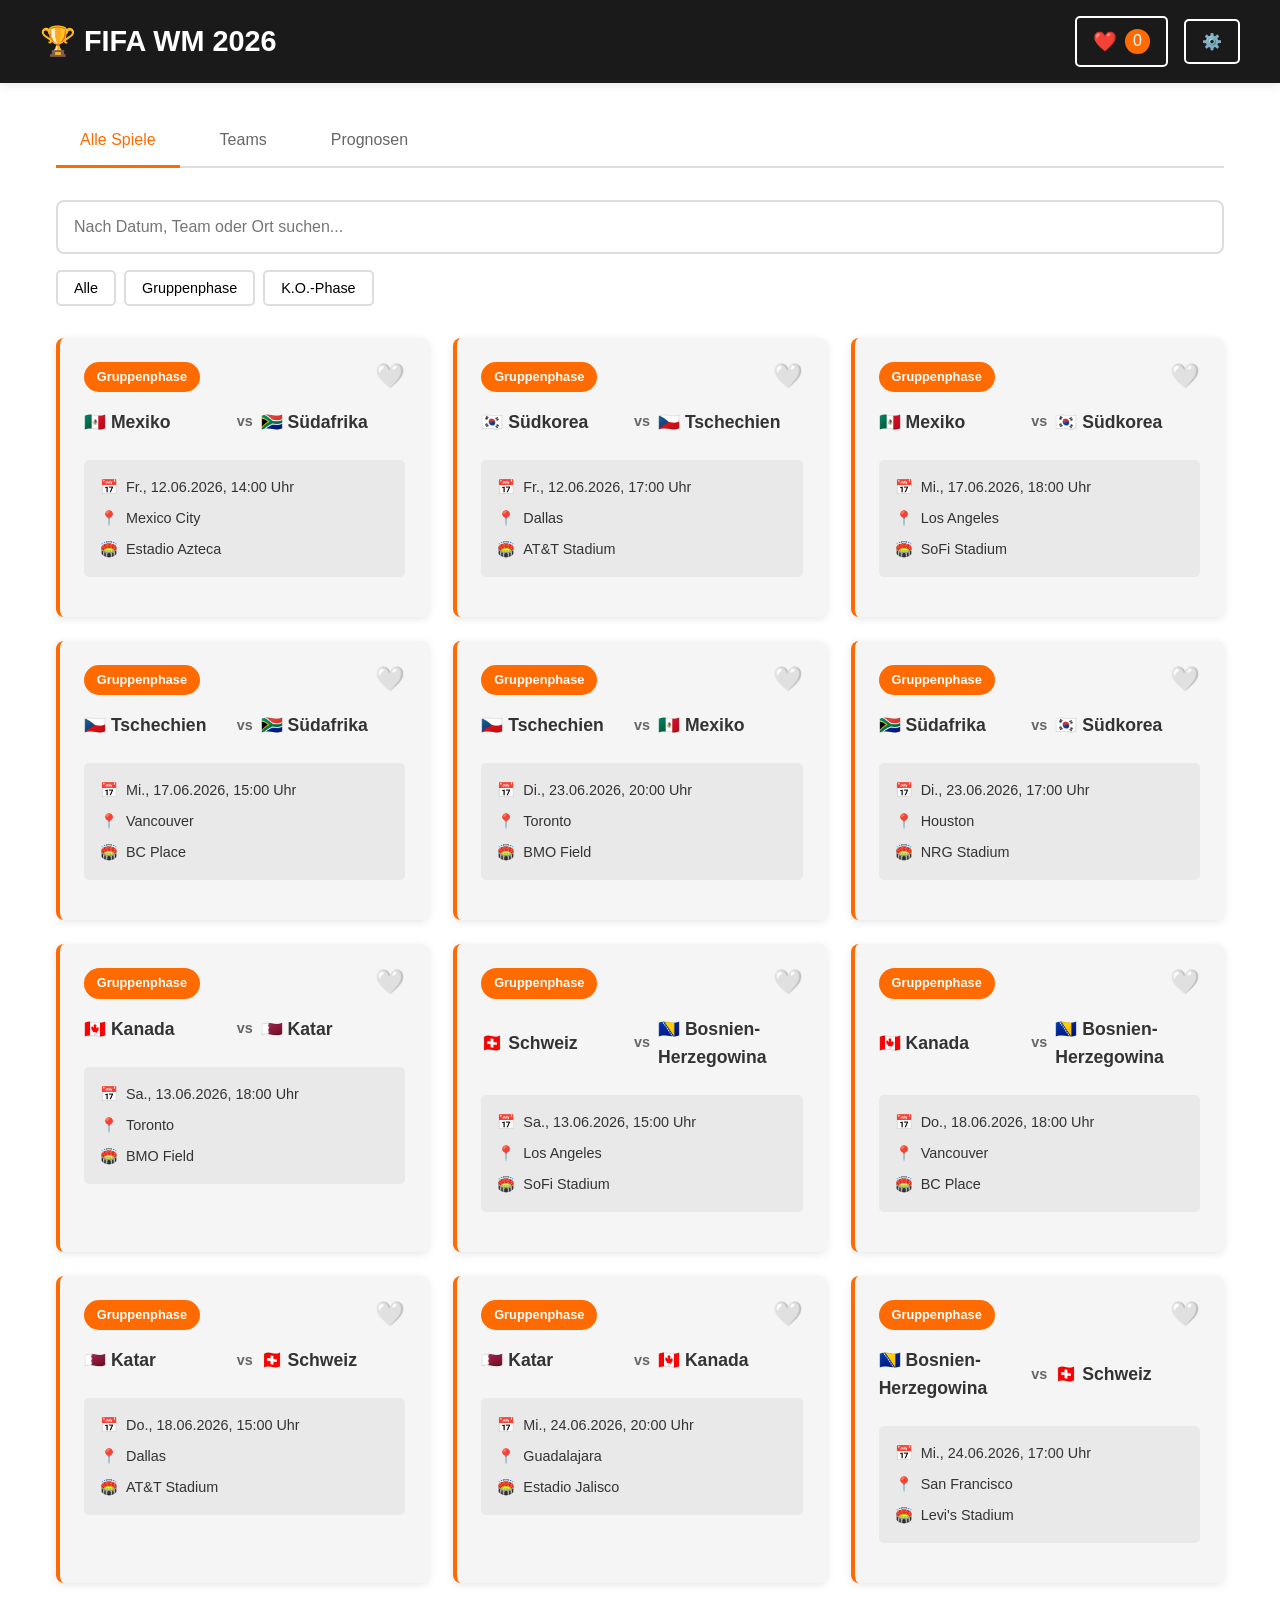
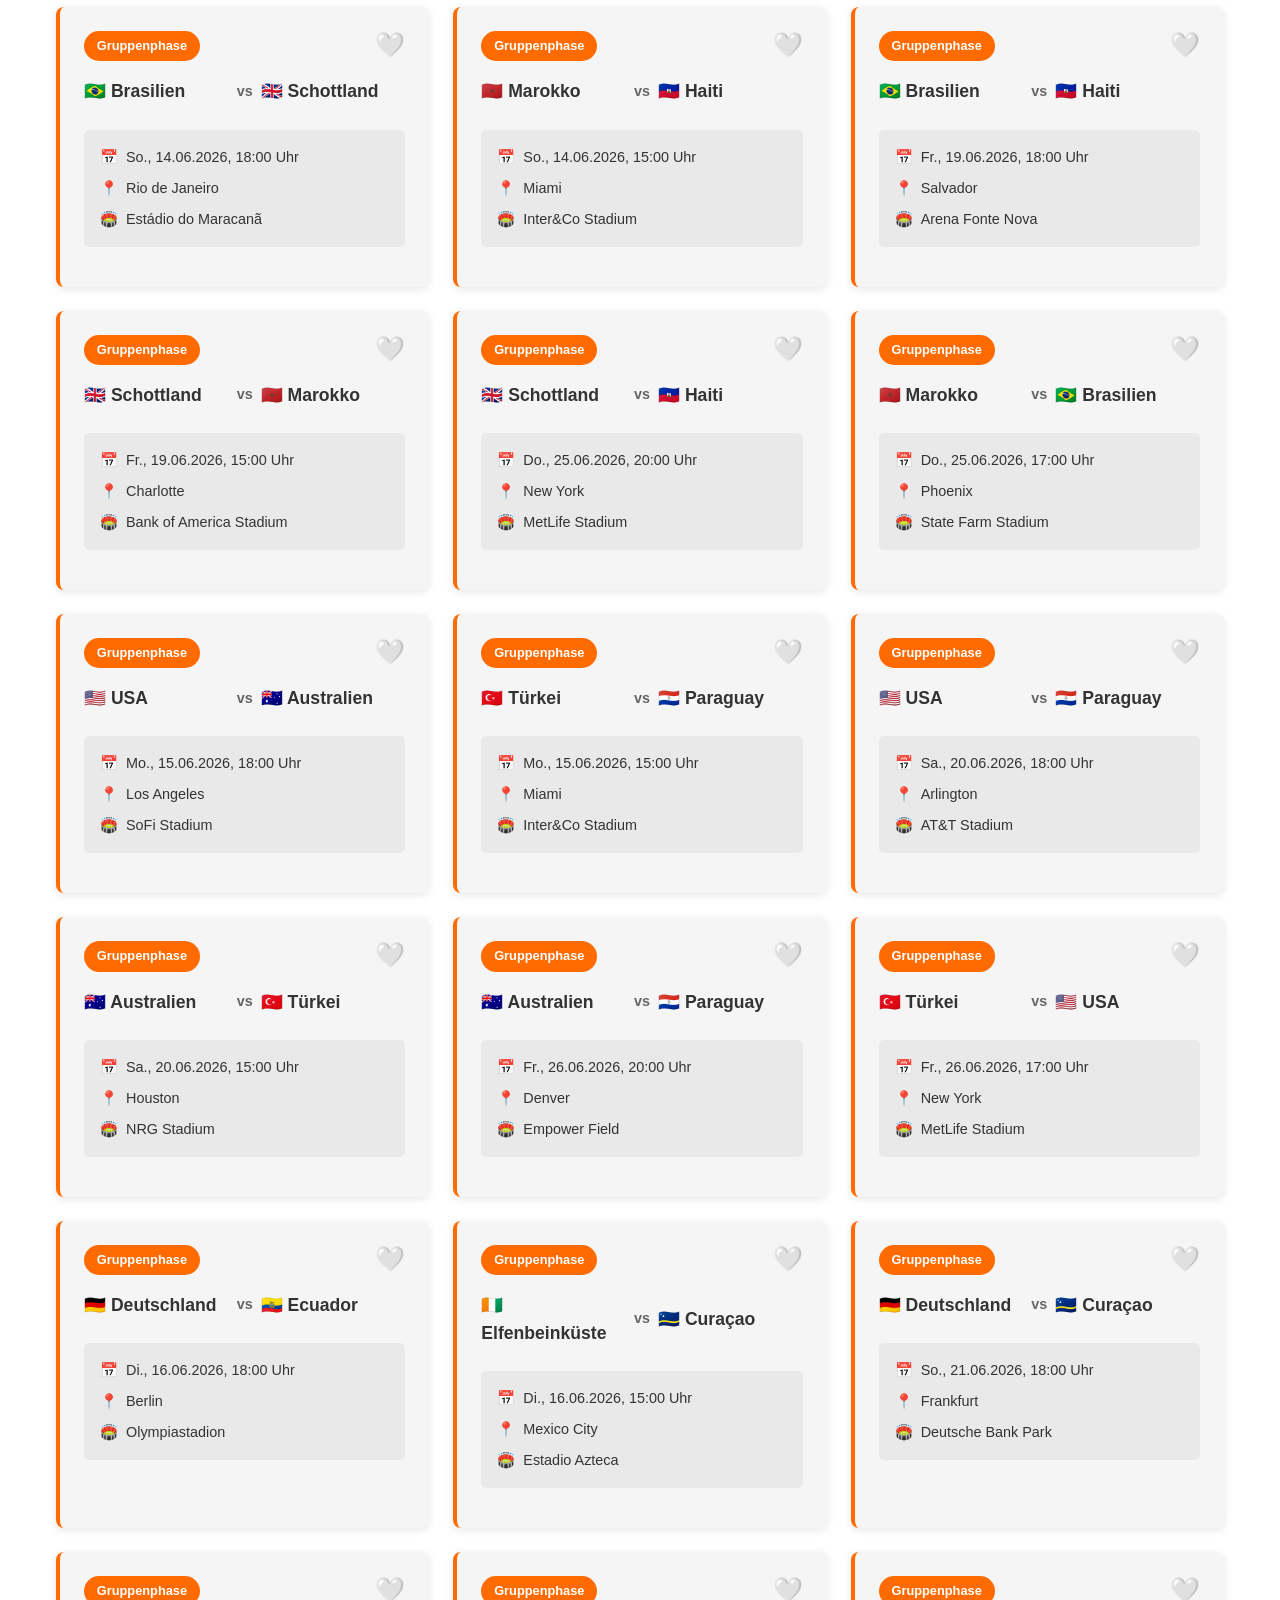
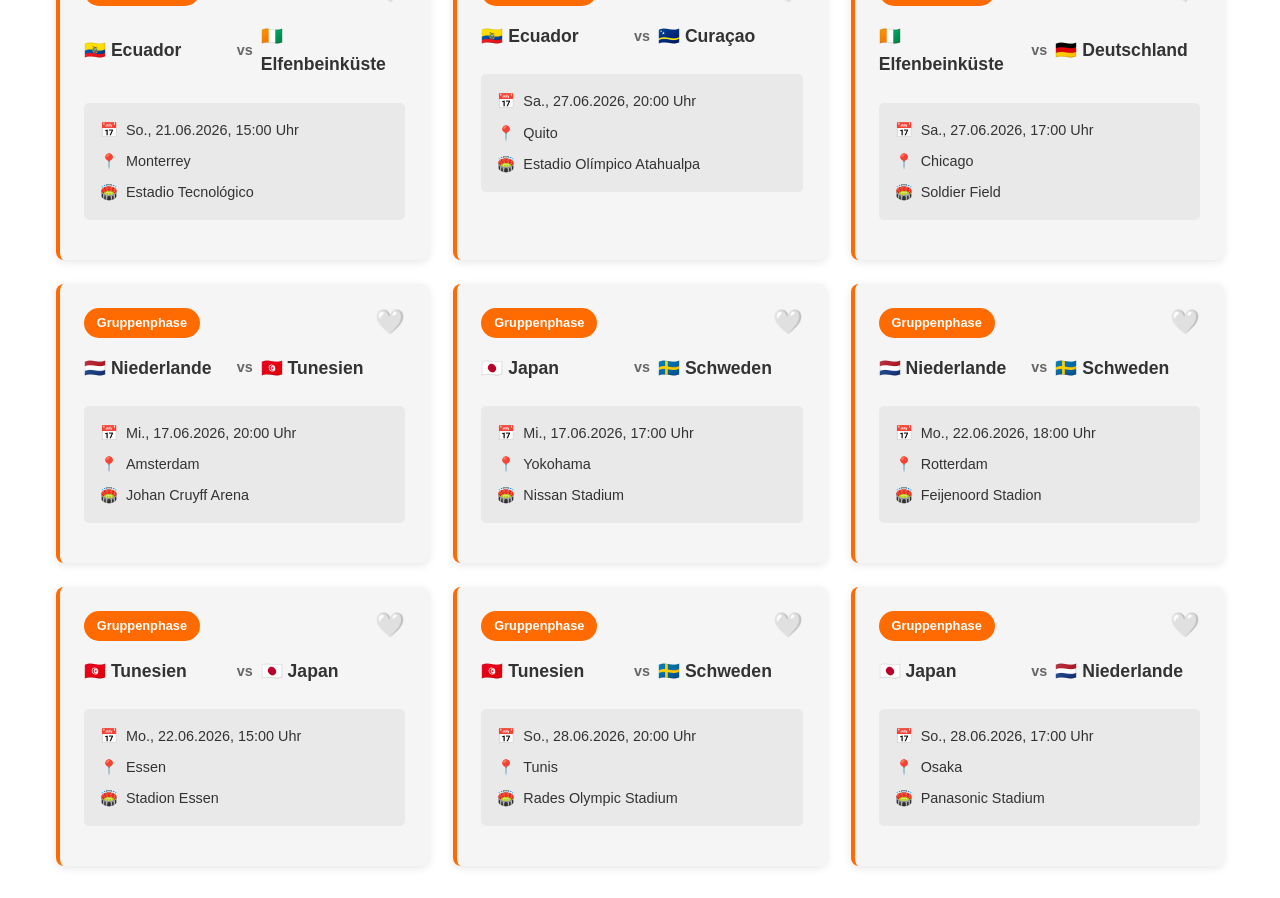
<file: wm-2026/index.html>
<!DOCTYPE html>
<html lang="de">
<head>
    <meta charset="UTF-8">
    <meta name="viewport" content="width=device-width, initial-scale=1.0">
    <title>FIFA World Cup 2026</title>
    <link rel="stylesheet" href="styles.css">
</head>
<body>
    <!-- Header -->
    <header class="header">
        <div class="header-container">
            <h1 class="logo">🏆 FIFA WM 2026</h1>
            <div class="header-actions">
                <button class="favorites-btn" id="favoritesBtn">
                    <span class="heart-icon">❤️</span>
                    <span class="favorites-count">0</span>
                </button>
                <button class="settings-btn" id="settingsBtn">⚙️</button>
            </div>
        </div>
    </header>

    <!-- Settings Modal -->
    <div class="modal" id="settingsModal">
        <div class="modal-content">
            <button class="close-btn" id="closeSettings">&times;</button>
            <h2>Einstellungen</h2>
            
            <div class="settings-section">
                <button class="section-toggle" data-section="background">
                    <span class="toggle-arrow">▼</span>
                    <span>Hintergrundfarbe</span>
                </button>
                <div class="color-options" id="background" style="display: block;">
                    <div class="color-grid">
                        <button class="color-btn" data-color="white" data-type="background" style="background-color: white; border: 2px solid #333;"></button>
                        <button class="color-btn" data-color="black" data-type="background" style="background-color: black;"></button>
                        <button class="color-btn" data-color="red" data-type="background" style="background-color: red;"></button>
                        <button class="color-btn" data-color="yellow" data-type="background" style="background-color: yellow;"></button>
                        <button class="color-btn" data-color="blue" data-type="background" style="background-color: blue;"></button>
                        <button class="color-btn" data-color="gray" data-type="background" style="background-color: gray;"></button>
                        <button class="color-btn" data-color="purple" data-type="background" style="background-color: purple;"></button>
                        <button class="color-btn" data-color="green" data-type="background" style="background-color: green;"></button>
                        <button class="color-btn" data-color="lightgreen" data-type="background" style="background-color: lightgreen;"></button>
                        <button class="color-btn" data-color="darkgreen" data-type="background" style="background-color: darkgreen;"></button>
                        <button class="color-btn" data-color="lightblue" data-type="background" style="background-color: lightblue;"></button>
                        <button class="color-btn" data-color="darkblue" data-type="background" style="background-color: darkblue;"></button>
                        <button class="color-btn" data-color="germany" data-type="background" style="background: linear-gradient(to right, black 0%, black 33%, red 33%, red 66%, gold 66%, gold 100%);"></button>
                    </div>
                </div>
            </div>

            <div class="settings-section">
                <button class="section-toggle" data-section="cards">
                    <span class="toggle-arrow">▶</span>
                    <span>Kartenhintergrundfarbe</span>
                </button>
                <div class="color-options" id="cards" style="display: none;">
                    <div class="color-grid">
                        <button class="color-btn" data-color="white" data-type="cards" style="background-color: white; border: 2px solid #333;"></button>
                        <button class="color-btn" data-color="black" data-type="cards" style="background-color: black;"></button>
                        <button class="color-btn" data-color="red" data-type="cards" style="background-color: red;"></button>
                        <button class="color-btn" data-color="yellow" data-type="cards" style="background-color: yellow;"></button>
                        <button class="color-btn" data-color="blue" data-type="cards" style="background-color: blue;"></button>
                        <button class="color-btn" data-color="gray" data-type="cards" style="background-color: gray;"></button>
                        <button class="color-btn" data-color="purple" data-type="cards" style="background-color: purple;"></button>
                        <button class="color-btn" data-color="green" data-type="cards" style="background-color: green;"></button>
                        <button class="color-btn" data-color="lightgreen" data-type="cards" style="background-color: lightgreen;"></button>
                        <button class="color-btn" data-color="darkgreen" data-type="cards" style="background-color: darkgreen;"></button>
                        <button class="color-btn" data-color="lightblue" data-type="cards" style="background-color: lightblue;"></button>
                        <button class="color-btn" data-color="darkblue" data-type="cards" style="background-color: darkblue;"></button>
                        <button class="color-btn" data-color="germany" data-type="cards" style="background: linear-gradient(to right, black 0%, black 33%, red 33%, red 66%, gold 66%, gold 100%);"></button>
                    </div>
                </div>
            </div>

            <div class="settings-section">
                <button class="section-toggle" data-section="header">
                    <span class="toggle-arrow">▶</span>
                    <span>Header Farbe</span>
                </button>
                <div class="color-options" id="header" style="display: none;">
                    <div class="color-grid">
                        <button class="color-btn" data-color="white" data-type="header" style="background-color: white; border: 2px solid #333;"></button>
                        <button class="color-btn" data-color="black" data-type="header" style="background-color: black;"></button>
                        <button class="color-btn" data-color="red" data-type="header" style="background-color: red;"></button>
                        <button class="color-btn" data-color="yellow" data-type="header" style="background-color: yellow;"></button>
                        <button class="color-btn" data-color="blue" data-type="header" style="background-color: blue;"></button>
                        <button class="color-btn" data-color="gray" data-type="header" style="background-color: gray;"></button>
                        <button class="color-btn" data-color="purple" data-type="header" style="background-color: purple;"></button>
                        <button class="color-btn" data-color="green" data-type="header" style="background-color: green;"></button>
                        <button class="color-btn" data-color="lightgreen" data-type="header" style="background-color: lightgreen;"></button>
                        <button class="color-btn" data-color="darkgreen" data-type="header" style="background-color: darkgreen;"></button>
                        <button class="color-btn" data-color="lightblue" data-type="header" style="background-color: lightblue;"></button>
                        <button class="color-btn" data-color="darkblue" data-type="header" style="background-color: darkblue;"></button>
                        <button class="color-btn" data-color="germany" data-type="header" style="background: linear-gradient(to right, black 0%, black 33%, red 33%, red 66%, gold 66%, gold 100%);"></button>
                    </div>
                </div>
            </div>
        </div>
    </div>

    <!-- Favorites Modal -->
    <div class="modal" id="favoritesModal">
        <div class="modal-content">
            <button class="close-btn" id="closeFavorites">&times;</button>
            <h2>❤️ Meine Favoriten</h2>
            <div id="favoritesList" class="favorites-list"></div>
        </div>
    </div>

    <!-- Main Content -->
    <main class="main-container">
        <!-- Navigation Tabs -->
        <nav class="nav-tabs">
            <button class="tab-btn active" data-tab="matches">Alle Spiele</button>
            <button class="tab-btn" data-tab="teams">Teams</button>
            <button class="tab-btn" data-tab="predictions">Prognosen</button>
        </nav>

        <!-- Matches Tab -->
        <section id="matches" class="tab-content active">
            <!-- Search Bar -->
            <div class="search-container">
                <input type="text" id="searchInput" class="search-bar" placeholder="Nach Datum, Team oder Ort suchen...">
                <div class="filter-buttons">
                    <button class="filter-btn" data-filter="all">Alle</button>
                    <button class="filter-btn" data-filter="group">Gruppenphase</button>
                    <button class="filter-btn" data-filter="knockout">K.O.-Phase</button>
                </div>
            </div>

            <!-- Matches Grid -->
            <div id="matchesGrid" class="matches-grid"></div>
        </section>

        <!-- Teams Tab -->
        <section id="teams" class="tab-content">
            <div class="teams-container">
                <div id="teamsGrid" class="teams-grid"></div>
            </div>
        </section>

        <!-- Predictions Tab -->
        <section id="predictions" class="tab-content">
            <div class="predictions-container">
                <h2>Meine Prognosen</h2>
                <div id="predictionsList" class="predictions-list"></div>
            </div>
        </section>
    </main>

    <script src="data.js"></script>
    <script src="script.js"></script>
</body>
</html>
</file>
<file: wm-2026/styles.css>
* {
    margin: 0;
    padding: 0;
    box-sizing: border-box;
}

:root {
    --bg-color: white;
    --card-color: #f5f5f5;
    --header-color: #1a1a1a;
    --text-color: #333;
    --text-light: #666;
    --border-color: #ddd;
    --primary-color: #ff6b00;
}

body {
    font-family: 'Segoe UI', Tahoma, Geneva, Verdana, sans-serif;
    background-color: var(--bg-color);
    color: var(--text-color);
    transition: background-color 0.3s ease;
    line-height: 1.6;
}

/* Header Styling */
.header {
    background-color: var(--header-color);
    color: white;
    padding: 1rem;
    box-shadow: 0 2px 10px rgba(0, 0, 0, 0.1);
    position: sticky;
    top: 0;
    z-index: 100;
    transition: background-color 0.3s ease;
}

.header-container {
    max-width: 1200px;
    margin: 0 auto;
    display: flex;
    justify-content: space-between;
    align-items: center;
}

.logo {
    font-size: 1.8rem;
    font-weight: bold;
    margin: 0;
}

.header-actions {
    display: flex;
    gap: 1rem;
    align-items: center;
}

.favorites-btn, .settings-btn {
    background: none;
    border: 2px solid white;
    color: white;
    padding: 0.7rem 1rem;
    border-radius: 5px;
    cursor: pointer;
    font-size: 1rem;
    display: flex;
    align-items: center;
    gap: 0.5rem;
    transition: all 0.3s ease;
}

.favorites-btn:hover, .settings-btn:hover {
    background-color: rgba(255, 255, 255, 0.2);
    transform: scale(1.05);
}

.favorites-count {
    background-color: var(--primary-color);
    padding: 0.2rem 0.5rem;
    border-radius: 50%;
    min-width: 1.5rem;
    text-align: center;
}

.heart-icon {
    font-size: 1.2rem;
}

/* Modal Styling */
.modal {
    display: none;
    position: fixed;
    z-index: 200;
    left: 0;
    top: 0;
    width: 100%;
    height: 100%;
    background-color: rgba(0, 0, 0, 0.6);
    animation: fadeIn 0.3s ease;
}

.modal.show {
    display: flex;
    justify-content: center;
    align-items: center;
}

@keyframes fadeIn {
    from { opacity: 0; }
    to { opacity: 1; }
}

.modal-content {
    background-color: white;
    padding: 2rem;
    border-radius: 10px;
    max-width: 600px;
    max-height: 90vh;
    overflow-y: auto;
    position: relative;
    animation: slideUp 0.3s ease;
}

@keyframes slideUp {
    from { 
        transform: translateY(50px);
        opacity: 0;
    }
    to { 
        transform: translateY(0);
        opacity: 1;
    }
}

.close-btn {
    position: absolute;
    top: 1rem;
    right: 1rem;
    background: none;
    border: none;
    font-size: 2rem;
    cursor: pointer;
    color: #999;
    transition: color 0.3s ease;
}

.close-btn:hover {
    color: #333;
}

.modal-content h2 {
    margin-bottom: 1.5rem;
    color: #333;
}

/* Settings Styling */
.settings-section {
    margin-bottom: 1rem;
    border: 1px solid #eee;
    border-radius: 5px;
    overflow: hidden;
}

.section-toggle {
    width: 100%;
    padding: 1rem;
    background-color: #f9f9f9;
    border: none;
    cursor: pointer;
    display: flex;
    align-items: center;
    gap: 0.5rem;
    font-size: 1rem;
    font-weight: 500;
    text-align: left;
    transition: background-color 0.3s ease;
}

.section-toggle:hover {
    background-color: #f0f0f0;
}

.toggle-arrow {
    display: inline-block;
    transition: transform 0.3s ease;
    min-width: 1rem;
}

.section-toggle.collapsed .toggle-arrow {
    transform: rotate(-90deg);
}

.color-options {
    padding: 1rem;
    background-color: #fafafa;
    display: grid;
}

.color-grid {
    display: grid;
    grid-template-columns: repeat(auto-fit, minmax(60px, 1fr));
    gap: 0.5rem;
}

.color-btn {
    width: 60px;
    height: 60px;
    border: 3px solid transparent;
    border-radius: 5px;
    cursor: pointer;
    transition: all 0.3s ease;
}

.color-btn:hover {
    transform: scale(1.1);
    border-color: #333;
}

.color-btn.selected {
    border-color: #333 !important;
    box-shadow: 0 0 10px rgba(0, 0, 0, 0.3);
}

/* Main Container */
.main-container {
    max-width: 1200px;
    margin: 2rem auto;
    padding: 0 1rem;
}

/* Navigation Tabs */
.nav-tabs {
    display: flex;
    gap: 1rem;
    margin-bottom: 2rem;
    border-bottom: 2px solid var(--border-color);
}

.tab-btn {
    background: none;
    border: none;
    padding: 1rem 1.5rem;
    font-size: 1rem;
    font-weight: 500;
    cursor: pointer;
    color: var(--text-light);
    border-bottom: 3px solid transparent;
    transition: all 0.3s ease;
    margin-bottom: -2px;
}

.tab-btn:hover {
    color: var(--text-color);
}

.tab-btn.active {
    color: var(--primary-color);
    border-bottom-color: var(--primary-color);
}

/* Tab Content */
.tab-content {
    display: none;
}

.tab-content.active {
    display: block;
    animation: fadeIn 0.3s ease;
}

/* Search Container */
.search-container {
    margin-bottom: 2rem;
}

.search-bar {
    width: 100%;
    padding: 1rem;
    font-size: 1rem;
    border: 2px solid var(--border-color);
    border-radius: 8px;
    margin-bottom: 1rem;
    transition: border-color 0.3s ease;
}

.search-bar:focus {
    outline: none;
    border-color: var(--primary-color);
}

.filter-buttons {
    display: flex;
    gap: 0.5rem;
    flex-wrap: wrap;
}

.filter-btn {
    padding: 0.5rem 1rem;
    border: 2px solid var(--border-color);
    background-color: white;
    border-radius: 5px;
    cursor: pointer;
    font-size: 0.9rem;
    transition: all 0.3s ease;
}

.filter-btn:hover {
    border-color: var(--primary-color);
    color: var(--primary-color);
}

.filter-btn.active {
    background-color: var(--primary-color);
    color: white;
    border-color: var(--primary-color);
}

/* Matches Grid */
.matches-grid {
    display: grid;
    grid-template-columns: repeat(auto-fill, minmax(300px, 1fr));
    gap: 1.5rem;
    margin-bottom: 2rem;
}

.match-card {
    background-color: var(--card-color);
    border-radius: 8px;
    padding: 1.5rem;
    box-shadow: 0 2px 8px rgba(0, 0, 0, 0.1);
    transition: all 0.3s ease;
    position: relative;
    border-left: 4px solid var(--primary-color);
}

.match-card:hover {
    transform: translateY(-5px);
    box-shadow: 0 5px 15px rgba(0, 0, 0, 0.15);
}

.match-card.favorite {
    border-left-color: #ff0000;
}

.match-header {
    display: flex;
    justify-content: space-between;
    align-items: start;
    margin-bottom: 1rem;
}

.match-phase {
    display: inline-block;
    background-color: var(--primary-color);
    color: white;
    padding: 0.3rem 0.8rem;
    border-radius: 20px;
    font-size: 0.8rem;
    font-weight: bold;
}

.favorite-btn {
    background: none;
    border: none;
    font-size: 1.5rem;
    cursor: pointer;
    transition: all 0.3s ease;
}

.favorite-btn:hover {
    transform: scale(1.2);
}

.favorite-btn.favorited {
    color: #ff0000;
}

.match-teams {
    display: flex;
    justify-content: space-between;
    align-items: center;
    margin-bottom: 1.5rem;
    font-size: 1.1rem;
    font-weight: 600;
}

.team-name {
    flex: 1;
}

.vs-text {
    margin: 0 0.5rem;
    color: var(--text-light);
    font-size: 0.9rem;
}

.match-info {
    background-color: rgba(0, 0, 0, 0.05);
    padding: 1rem;
    border-radius: 5px;
    margin-bottom: 1rem;
    font-size: 0.9rem;
}

.info-item {
    display: flex;
    align-items: center;
    gap: 0.5rem;
    margin-bottom: 0.5rem;
}

.info-item:last-child {
    margin-bottom: 0;
}

.info-icon {
    color: var(--primary-color);
    font-weight: bold;
}

/* Teams Grid */
.teams-grid {
    display: grid;
    grid-template-columns: repeat(auto-fill, minmax(250px, 1fr));
    gap: 1.5rem;
}

.team-card {
    background-color: var(--card-color);
    border-radius: 8px;
    padding: 1.5rem;
    box-shadow: 0 2px 8px rgba(0, 0, 0, 0.1);
    text-align: center;
    transition: all 0.3s ease;
}

.team-card:hover {
    transform: translateY(-5px);
    box-shadow: 0 5px 15px rgba(0, 0, 0, 0.15);
}

.team-flag {
    font-size: 3rem;
    margin-bottom: 0.5rem;
}

.team-name-header {
    font-size: 1.2rem;
    font-weight: bold;
    margin-bottom: 0.5rem;
}

.team-group {
    color: var(--text-light);
    font-size: 0.9rem;
    margin-bottom: 1rem;
}

.team-stats {
    display: grid;
    grid-template-columns: 1fr 1fr;
    gap: 0.5rem;
    font-size: 0.85rem;
}

.stat-item {
    background-color: white;
    padding: 0.5rem;
    border-radius: 3px;
}

/* Predictions */
.predictions-container {
    background-color: var(--card-color);
    padding: 2rem;
    border-radius: 8px;
}

.predictions-list {
    margin-top: 1.5rem;
}

.prediction-form {
    display: grid;
    gap: 1rem;
    margin-bottom: 2rem;
    padding: 1.5rem;
    background-color: white;
    border-radius: 5px;
    border: 1px solid var(--border-color);
}

.form-group {
    display: grid;
    gap: 0.5rem;
}

.form-group label {
    font-weight: 500;
    font-size: 0.9rem;
}

.form-group input,
.form-group select {
    padding: 0.7rem;
    border: 1px solid var(--border-color);
    border-radius: 5px;
    font-size: 1rem;
}

.form-group input:focus,
.form-group select:focus {
    outline: none;
    border-color: var(--primary-color);
    box-shadow: 0 0 5px rgba(255, 107, 0, 0.3);
}

.predictions-grid {
    display: grid;
    grid-template-columns: repeat(auto-fill, minmax(280px, 1fr));
    gap: 1rem;
}

.prediction-card {
    background-color: white;
    padding: 1rem;
    border-radius: 5px;
    border: 1px solid var(--border-color);
}

.prediction-match {
    font-weight: bold;
    margin-bottom: 0.5rem;
}

.prediction-score {
    color: var(--primary-color);
    font-weight: bold;
    margin-bottom: 0.5rem;
}

/* Favorites List */
.favorites-list {
    display: grid;
    gap: 1rem;
}

.no-favorites {
    text-align: center;
    color: var(--text-light);
    padding: 2rem;
}

.empty-message {
    text-align: center;
    padding: 2rem;
    color: var(--text-light);
    font-size: 1.1rem;
}

/* Buttons */
.btn {
    padding: 0.7rem 1.5rem;
    border: none;
    border-radius: 5px;
    background-color: var(--primary-color);
    color: white;
    font-size: 1rem;
    cursor: pointer;
    transition: all 0.3s ease;
}

.btn:hover {
    opacity: 0.9;
    transform: translateY(-2px);
}

.btn-secondary {
    background-color: var(--border-color);
    color: var(--text-color);
}

.btn-secondary:hover {
    background-color: #ccc;
}

/* Responsive Design */
@media (max-width: 768px) {
    .header-container {
        flex-direction: column;
        gap: 1rem;
    }

    .nav-tabs {
        flex-wrap: wrap;
    }

    .matches-grid {
        grid-template-columns: 1fr;
    }

    .teams-grid {
        grid-template-columns: repeat(auto-fill, minmax(150px, 1fr));
    }

    .match-teams {
        flex-wrap: wrap;
        justify-content: center;
    }

    .modal-content {
        max-width: 90%;
        padding: 1.5rem;
    }

    .color-grid {
        grid-template-columns: repeat(auto-fit, minmax(50px, 1fr));
    }

    .color-btn {
        width: 50px;
        height: 50px;
    }

    .predictions-grid {
        grid-template-columns: 1fr;
    }
}

@media (max-width: 480px) {
    .logo {
        font-size: 1.3rem;
    }

    .header-actions {
        gap: 0.5rem;
    }

    .favorites-btn, .settings-btn {
        padding: 0.5rem 0.8rem;
        font-size: 0.9rem;
    }

    .main-container {
        margin: 1rem auto;
    }

    .nav-tabs {
        margin-bottom: 1rem;
        gap: 0.5rem;
    }

    .tab-btn {
        padding: 0.8rem 1rem;
        font-size: 0.9rem;
    }

    .match-card {
        padding: 1rem;
    }

    .team-flag {
        font-size: 2rem;
    }
}
</file>
